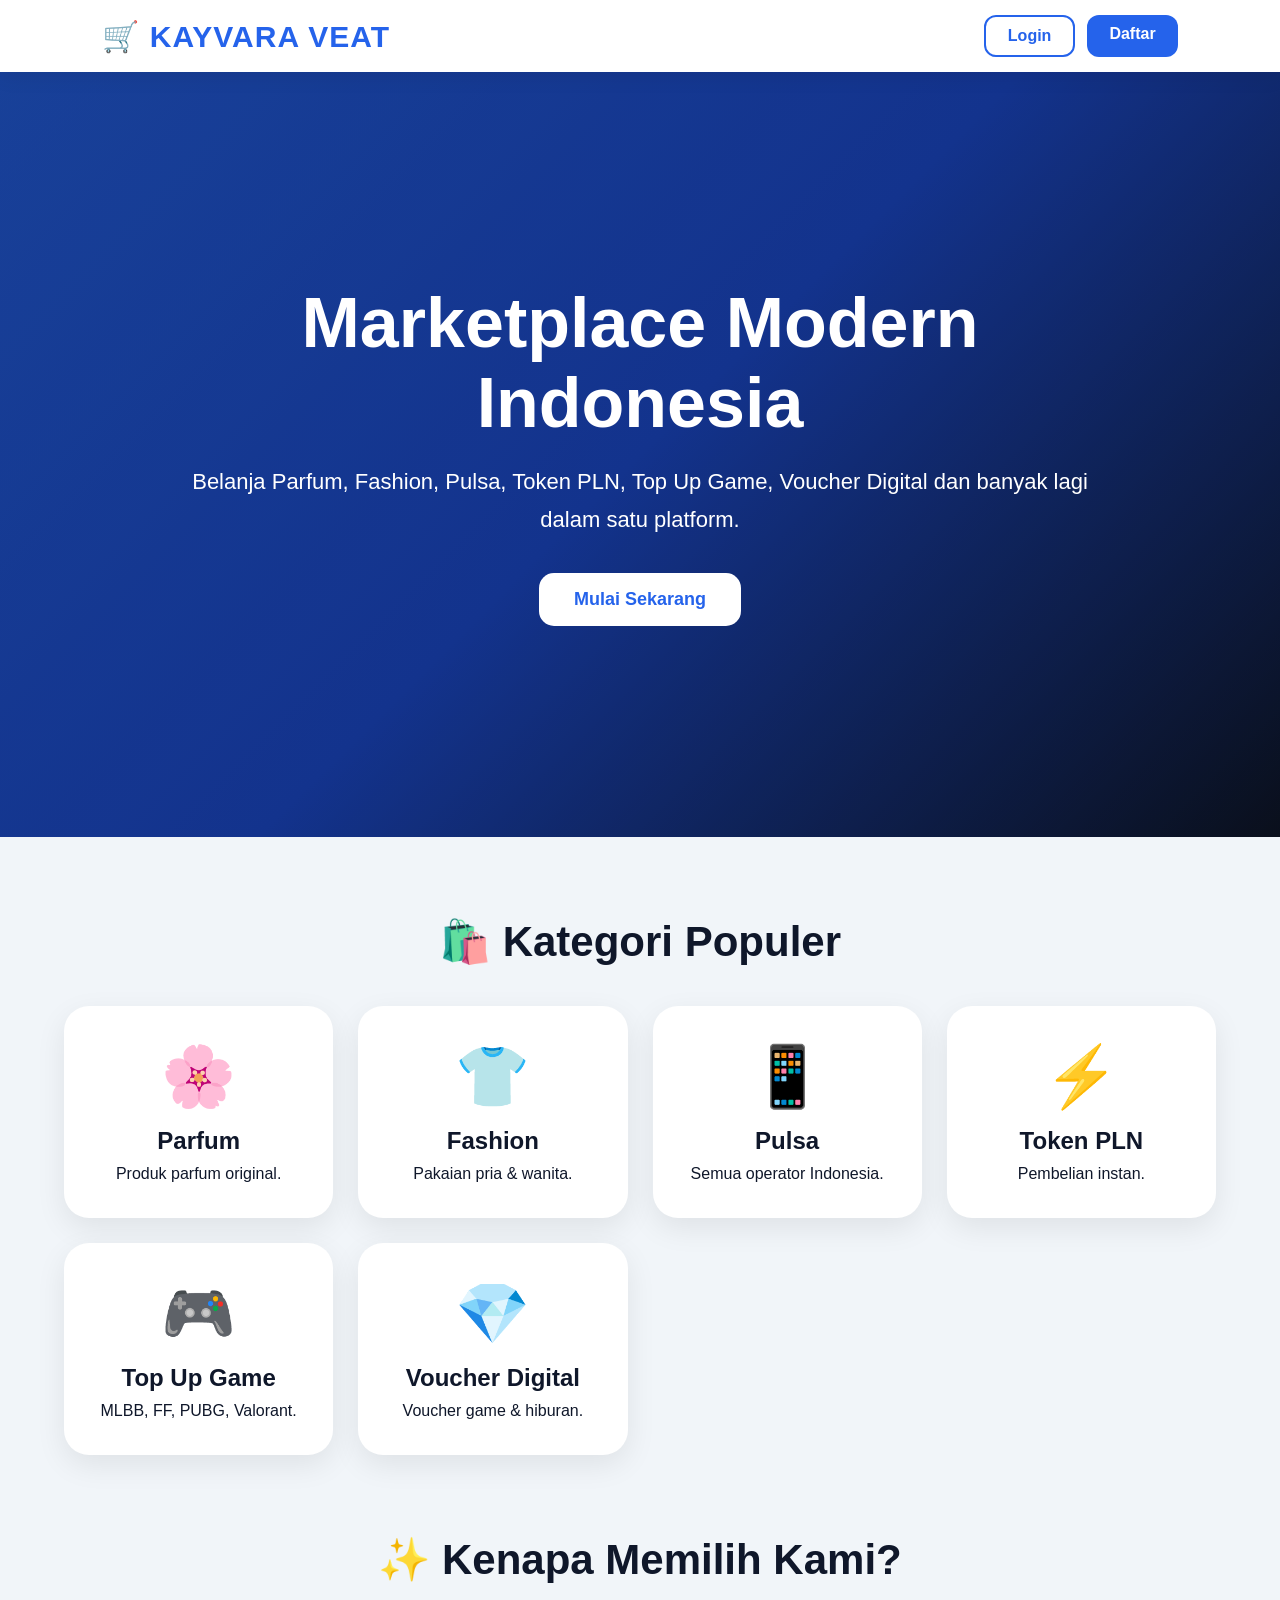
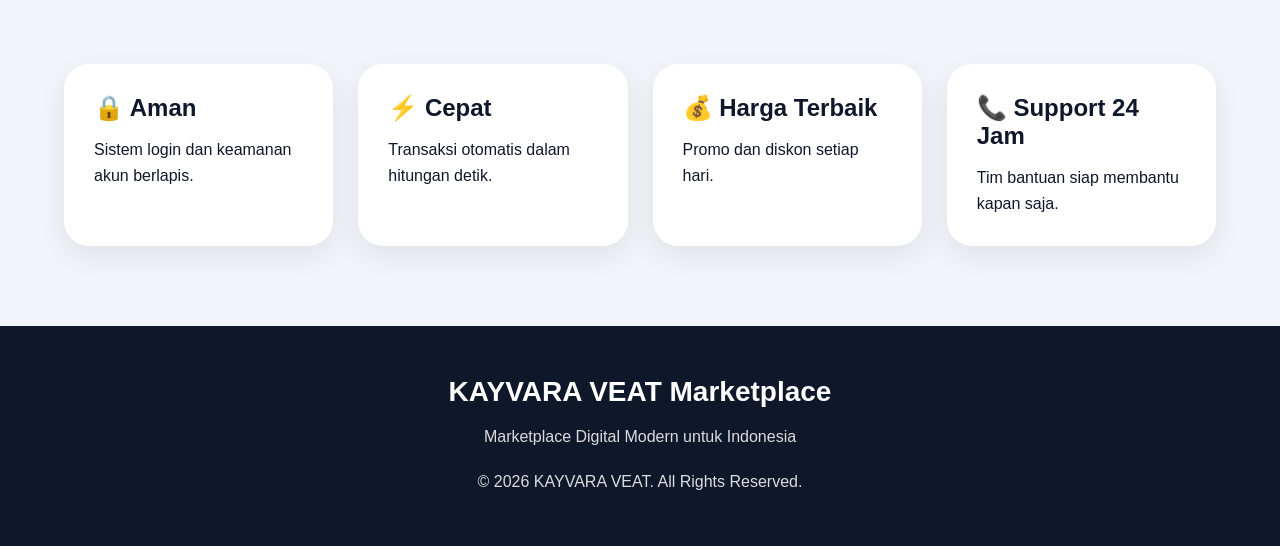
<file: index.html>
<!DOCTYPE html>
<html lang="id">
<head>
<meta charset="UTF-8">
<meta name="viewport" content="width=device-width, initial-scale=1.0">
<title>KAYVARA VEAT Marketplace</title>

<style>

*{
    margin:0;
    padding:0;
    box-sizing:border-box;
    font-family:'Segoe UI',sans-serif;
}

body{
    background:#f1f5f9;
    color:#0f172a;
}

/* HEADER */

header{
    background:white;
    padding:15px 8%;
    display:flex;
    justify-content:space-between;
    align-items:center;
    box-shadow:0 4px 20px rgba(0,0,0,.08);
    position:sticky;
    top:0;
    z-index:1000;
}

.logo{
    font-size:30px;
    font-weight:800;
    color:#2563eb;
    letter-spacing:1px;
}

.nav-buttons{
    display:flex;
    gap:12px;
}

.nav-buttons a{
    text-decoration:none;
}

.login-btn{
    padding:10px 22px;
    border:2px solid #2563eb;
    border-radius:12px;
    color:#2563eb;
    font-weight:700;
    transition:.3s;
}

.login-btn:hover{
    background:#2563eb;
    color:white;
}

.register-btn{
    padding:10px 22px;
    background:#2563eb;
    border-radius:12px;
    color:white;
    font-weight:700;
    transition:.3s;
}

.register-btn:hover{
    background:#1d4ed8;
    transform:translateY(-2px);
}

/* HERO */

.hero{
    min-height:85vh;
    background:
    linear-gradient(
    rgba(0,0,0,.35),
    rgba(0,0,0,.35)
    ),
    linear-gradient(
    135deg,
    #2563eb,
    #1d4ed8,
    #0f172a
    );

    display:flex;
    justify-content:center;
    align-items:center;
    text-align:center;
    color:white;
    padding:40px;
}

.hero-content{
    max-width:900px;
}

.hero h1{
    font-size:70px;
    margin-bottom:20px;
    font-weight:800;
}

.hero p{
    font-size:22px;
    line-height:1.7;
    margin-bottom:35px;
}

.hero-btn{
    display:inline-block;
    background:white;
    color:#2563eb;
    padding:16px 35px;
    border-radius:15px;
    text-decoration:none;
    font-weight:bold;
    font-size:18px;
    transition:.3s;
}

.hero-btn:hover{
    transform:translateY(-5px);
    box-shadow:0 10px 30px rgba(255,255,255,.25);
}

/* TITLE */

.section-title{
    text-align:center;
    margin-top:80px;
    margin-bottom:40px;
    font-size:42px;
    font-weight:800;
    color:#0f172a;
}

/* CATEGORY */

.categories{
    width:90%;
    margin:auto;
    display:grid;
    grid-template-columns:repeat(auto-fit,minmax(250px,1fr));
    gap:25px;
}

.category-card{
    background:white;
    border-radius:25px;
    padding:35px;
    text-align:center;
    box-shadow:0 10px 30px rgba(0,0,0,.08);
    transition:.4s;
}

.category-card:hover{
    transform:translateY(-10px);
    box-shadow:0 20px 40px rgba(37,99,235,.15);
}

.category-icon{
    font-size:60px;
    margin-bottom:15px;
}

.category-card h3{
    margin-bottom:10px;
    font-size:24px;
}

/* FEATURES */

.features{
    width:90%;
    margin:80px auto;
    display:grid;
    grid-template-columns:repeat(auto-fit,minmax(250px,1fr));
    gap:25px;
}

.feature{
    background:white;
    padding:30px;
    border-radius:25px;
    box-shadow:0 10px 30px rgba(0,0,0,.08);
    transition:.3s;
}

.feature:hover{
    transform:translateY(-8px);
}

.feature h3{
    margin-bottom:15px;
    font-size:24px;
}

.feature p{
    line-height:1.6;
}

/* FOOTER */

footer{
    margin-top:80px;
    background:#0f172a;
    color:white;
    text-align:center;
    padding:50px 20px;
}

footer h3{
    margin-bottom:15px;
    font-size:28px;
}

footer p{
    opacity:.85;
    line-height:1.7;
}

/* SCROLLBAR */

::-webkit-scrollbar{
    width:10px;
}

::-webkit-scrollbar-thumb{
    background:#2563eb;
    border-radius:20px;
}

/* MOBILE */

@media(max-width:768px){

.hero h1{
    font-size:45px;
}

.hero p{
    font-size:18px;
}

.logo{
    font-size:22px;
}

header{
    padding:15px 5%;
}

}
</style>

</head>
<body>

<header>

<div class="logo">
🛒 KAYVARA VEAT
</div>

<div class="nav-buttons">
<a href="login.html" class="login-btn">Login</a>
<a href="register.html" class="register-btn">Daftar</a>
</div>

</header>

<section class="hero">

<div class="hero-content">

<h1>Marketplace Modern Indonesia</h1>

<p>
Belanja Parfum, Fashion, Pulsa, Token PLN,
Top Up Game, Voucher Digital dan banyak lagi
dalam satu platform.
</p>

<a href="register.html" class="hero-btn">
Mulai Sekarang
</a>

</div>

</section>

<h2 class="section-title">
🛍️ Kategori Populer
</h2>

<section class="categories">

<div class="category-card">
<div class="category-icon">🌸</div>
<h3>Parfum</h3>
<p>Produk parfum original.</p>
</div>

<div class="category-card">
<div class="category-icon">👕</div>
<h3>Fashion</h3>
<p>Pakaian pria & wanita.</p>
</div>

<div class="category-card">
<div class="category-icon">📱</div>
<h3>Pulsa</h3>
<p>Semua operator Indonesia.</p>
</div>

<div class="category-card">
<div class="category-icon">⚡</div>
<h3>Token PLN</h3>
<p>Pembelian instan.</p>
</div>

<div class="category-card">
<div class="category-icon">🎮</div>
<h3>Top Up Game</h3>
<p>MLBB, FF, PUBG, Valorant.</p>
</div>

<div class="category-card">
<div class="category-icon">💎</div>
<h3>Voucher Digital</h3>
<p>Voucher game & hiburan.</p>
</div>

</section>

<h2 class="section-title">
✨ Kenapa Memilih Kami?
</h2>

<section class="features">

<div class="feature">
<h3>🔒 Aman</h3>
<p>Sistem login dan keamanan akun berlapis.</p>
</div>

<div class="feature">
<h3>⚡ Cepat</h3>
<p>Transaksi otomatis dalam hitungan detik.</p>
</div>

<div class="feature">
<h3>💰 Harga Terbaik</h3>
<p>Promo dan diskon setiap hari.</p>
</div>

<div class="feature">
<h3>📞 Support 24 Jam</h3>
<p>Tim bantuan siap membantu kapan saja.</p>
</div>

</section>

<footer>

<h3>KAYVARA VEAT Marketplace</h3>

<p>
Marketplace Digital Modern untuk Indonesia
</p>

<br>

<p>
© 2026 KAYVARA VEAT. All Rights Reserved.
</p>

</footer>
</footer>

<!-- Start of LiveChat (www.livechat.com) code -->
<script>
window.__lc = window.__lc || {};
window.__lc.license = 19779830;
window.__lc.integration_name = "manual_channels";
window.__lc.product_name = "livechat";

;(function(n,t,c){
function i(n){
return e._h ? e._h.apply(null,n) : e._q.push(n)
}

var e = {
_q: [],
_h: null,
_v: "2.0",

on: function(){
i(["on", c.call(arguments)])
},

once: function(){
i(["once", c.call(arguments)])
},

off: function(){
i(["off", c.call(arguments)])
},

get: function(){
if(!e._h)
throw new Error("[LiveChatWidget] You can't use getters before load.");

return i(["get", c.call(arguments)])
},

call: function(){
i(["call", c.call(arguments)])
},

init: function(){
var n = t.createElement("script");
n.async = true;
n.type = "text/javascript";
n.src = "https://cdn.livechatinc.com/tracking.js";
t.head.appendChild(n);
}
};

!n.__lc.asyncInit && e.init();
n.LiveChatWidget = n.LiveChatWidget || e;

}(window, document, [].slice))
</script>

<noscript>
<a href="https://www.livechat.com/chat-with/19779830/" rel="nofollow">
Chat with us
</a>,
powered by
<a href="https://www.livechat.com/?welcome"
rel="noopener nofollow"
target="_blank">
LiveChat
</a>
</noscript>
<!-- End of LiveChat code -->

</body>
</html>
</body>
</html>
</file>
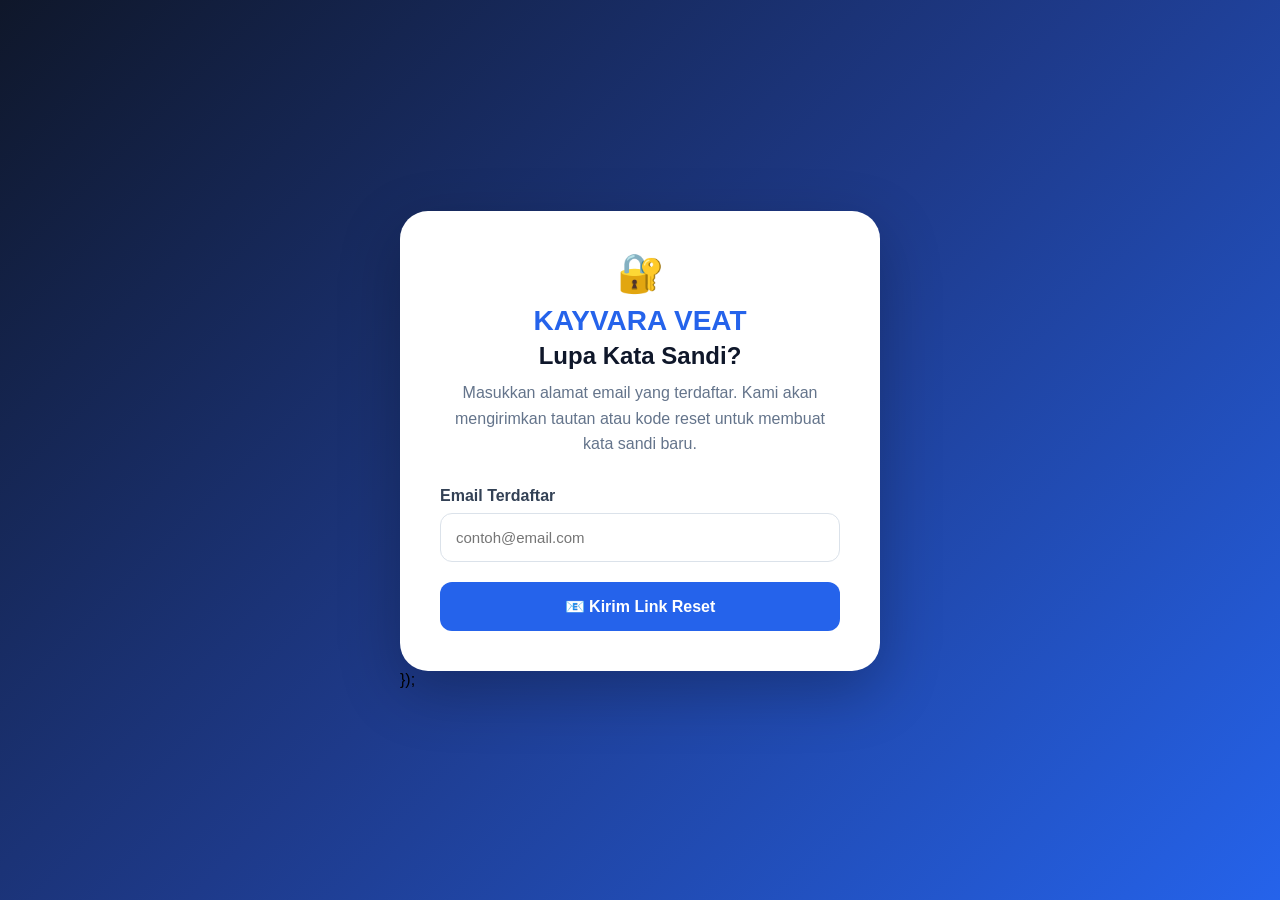
<file: forgot-password.html>
<!DOCTYPE html>
<html lang="id">
<head>
<meta charset="UTF-8">
<meta name="viewport" content="width=device-width, initial-scale=1.0">
<title>Lupa Kata Sandi - KAYVARA VEAT</title>

<style>

*{
    margin:0;
    padding:0;
    box-sizing:border-box;
    font-family:'Segoe UI',sans-serif;
}

body{
    min-height:100vh;
    display:flex;
    justify-content:center;
    align-items:center;
    background:
    linear-gradient(
    135deg,
    #0f172a,
    #1e3a8a,
    #2563eb
    );
    padding:20px;
}

.container{
    width:100%;
    max-width:480px;
}

.card{
    background:white;
    border-radius:28px;
    padding:40px;
    box-shadow:
    0 20px 60px rgba(0,0,0,.25);
}

.logo{
    text-align:center;
    font-size:38px;
    margin-bottom:10px;
}

.brand{
    text-align:center;
    font-size:28px;
    font-weight:bold;
    color:#2563eb;
    margin-bottom:5px;
}

.title{
    text-align:center;
    font-size:24px;
    font-weight:700;
    color:#0f172a;
    margin-bottom:10px;
}

.desc{
    text-align:center;
    color:#64748b;
    line-height:1.6;
    margin-bottom:30px;
}

.input-group{
    margin-bottom:20px;
}

.input-group label{
    display:block;
    margin-bottom:8px;
    font-weight:600;
    color:#334155;
}

.input-group input{
    width:100%;
    padding:15px;
    border:1px solid #dbe2ea;
    border-radius:12px;
    font-size:15px;
    transition:.3s;
}

.input-group input:focus{
    outline:none;
    border-color:#2563eb;
    box-shadow:
    0 0 0 4px rgba(37,99,235,.1);
}

.reset-btn{
    width:100%;
    padding:15px;
    border:none;
    border-radius:12px;
    background:#2563eb;
    color:white;
    font-size:16px;
    font-weight:bold;
    cursor:pointer;
    transition:.3s;
}

.reset-btn:hover{
    background:#1d4ed8;
    transform:translateY(-2px);
}

.info-box{
    background:#eff6ff;
    border-left:5px solid #2563eb;
    padding:15px;
    border-radius:12px;
    margin-top:20px;
    color:#1e40af;
    font-size:14px;
    line-height:1.5;
}

.back-login{
    text-align:center;
    margin-top:25px;
}

.back-login a{
    text-decoration:none;
    color:#2563eb;
    font-weight:600;
}

.success{
    display:none;
    margin-top:20px;
    background:#dcfce7;
    color:#166534;
    padding:15px;
    border-radius:12px;
    text-align:center;
}

</style>
</head>
<body>

<div class="container">

<div class="card">

<div class="logo">🔐</div>

<div class="brand">
KAYVARA VEAT
</div>

<div class="title">
Lupa Kata Sandi?
</div>

<p class="desc">
Masukkan alamat email yang terdaftar.
Kami akan mengirimkan tautan atau kode reset
untuk membuat kata sandi baru.
</p>

<form id="resetForm">

<div class="input-group">
<label>Email Terdaftar</label>

<input
type="email"
id="email"
placeholder="contoh@email.com"
required>
</div>

<button
type="submit"
class="reset-btn">
📧 Kirim Link Reset
</button>
<div id="otpSection" style="display:none;margin-top:20px;">

<h3 style="margin-bottom:10px;">
🔢 Verifikasi OTP
</h3>

<input
type="text"
id="otpCode"
maxlength="6"
placeholder="Masukkan 6 Digit OTP">

<br><br>

<button
type="button"
id="verifyOtpBtn"
class="reset-btn">
Verifikasi OTP
</button>

</div>
</form>

<div class="success" id="successBox">
✅ Permintaan reset berhasil dikirim.
Silakan periksa email Anda.
<div
id="otpSection"
style="display:none;margin-top:20px;">

<h3 style="margin-bottom:10px;">
🔢 Masukkan Kode OTP
</h3>

<input
type="text"
id="otpCode"
maxlength="6"
placeholder="Masukkan 6 Digit OTP">

<br><br>

<button
type="button"
id="verifyOtpBtn"
class="reset-btn">
Verifikasi OTP
</button>

</div>
    

<div class="info-box">
🔒 Demi keamanan akun, tautan reset hanya
berlaku dalam waktu terbatas.
</div>

<div class="back-login">
<a href="login.html">
← Kembali ke Login
</a>
</div>

</div>

</div>

<script>

<script>

document
.getElementById("resetForm")
.addEventListener("submit",function(e){

e.preventDefault();

const email =
document.getElementById("email").value;

if(email === ""){
    alert("Masukkan email terlebih dahulu.");
    return;
}

const otp =
Math.floor(
100000 + Math.random() * 900000
);

localStorage.setItem(
"resetOTP",
otp
);

/* Nanti diganti kirim email */

alert(
"Demo OTP Anda: " + otp
);

document
.getElementById("successBox")
.style.display = "block";

document
.getElementById("otpSection")
.style.display = "block";

});

document
.getElementById("verifyOtpBtn")
.addEventListener("click",()=>{

const input =
document
.getElementById("otpCode")
.value;

const saved =
localStorage
.getItem("resetOTP");

if(input === saved){

window.location.href =
"reset-password.html";

}else{

alert(
"Kode OTP Salah"
);

}

});

</script>

});

</script>

</body>
</html>
</file>
